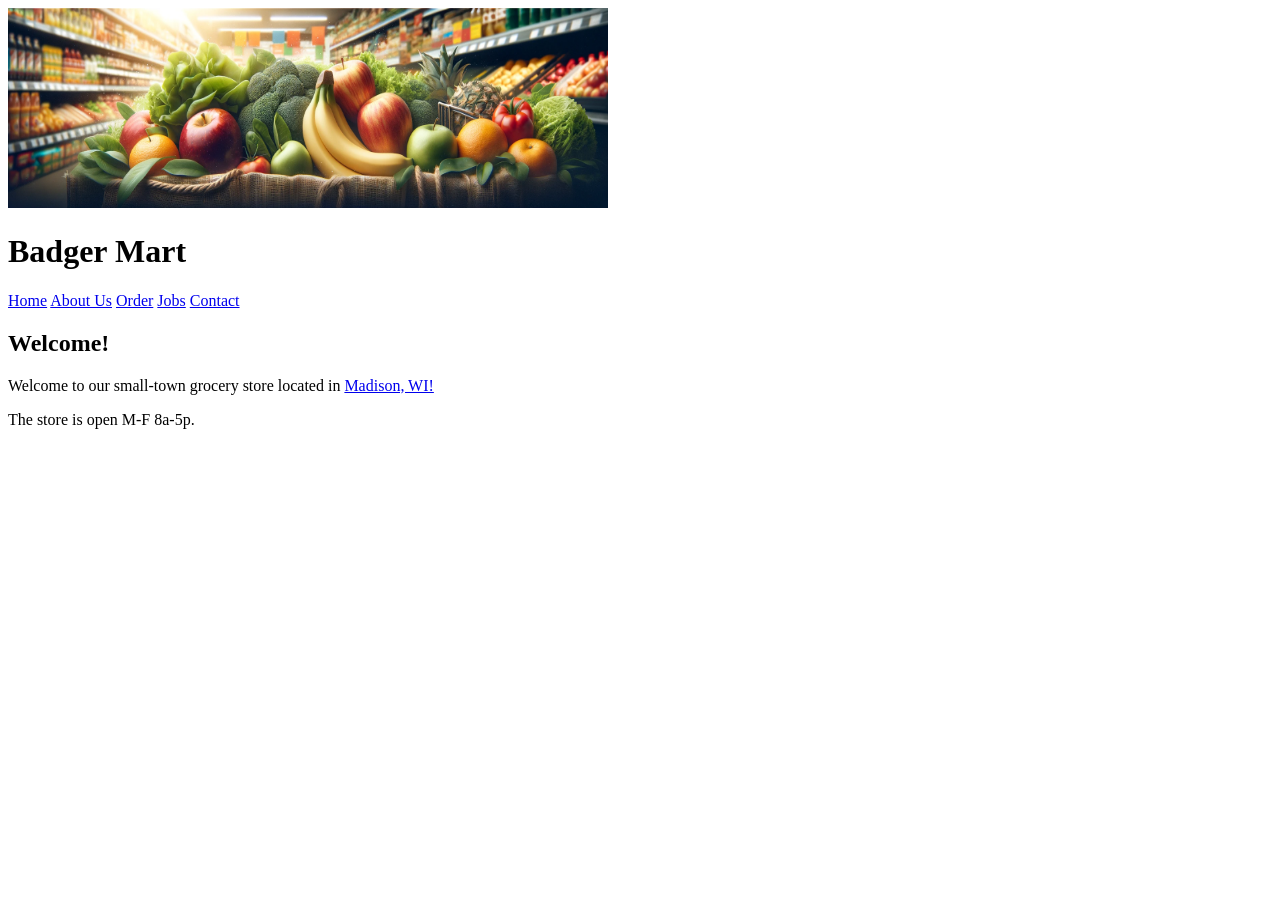
<file: hw1/badger-mart/index.html>
<!DOCTYPE html>
<html lang="en">
	<head>
		<meta charset="UTF-8">
		<meta name="viewport" content="width=device-width, initial-scale=1.0">
		<script src="https://cs571.org/tools/s25/badgerguard/badgerguard.js" defer></script>
		<script src="index.js" defer></script>
		<title>Badger Mart</title>
		<link rel="stylesheet" href="styles.css">
	</head>
	<body>
		<header>
			<img src="assets/banner.png" alt="Badger Mart Banner" height="200" width="600"/>
			<h1>Badger Mart</h1>
			<nav>
				<a href="index.html">Home</a>
				<a href="about-us.html">About Us</a>
				<a href="order.html">Order</a>
        <a href="jobs.html">Jobs</a>
				<a href="contact.html">Contact</a>
			</nav>
		</header>
		<main>
			<p id="feature"></p>
			<h2>Welcome!</h2>
			<p>Welcome to our small-town grocery store located in <a href="https://www.cityofmadison.com/" target="_blank" rel="noopener noreferrer">Madison, WI!</a></p>
			<p>The store is open M-F 8a-5p.</p>
		</main>
	</body>
</html>
</file>
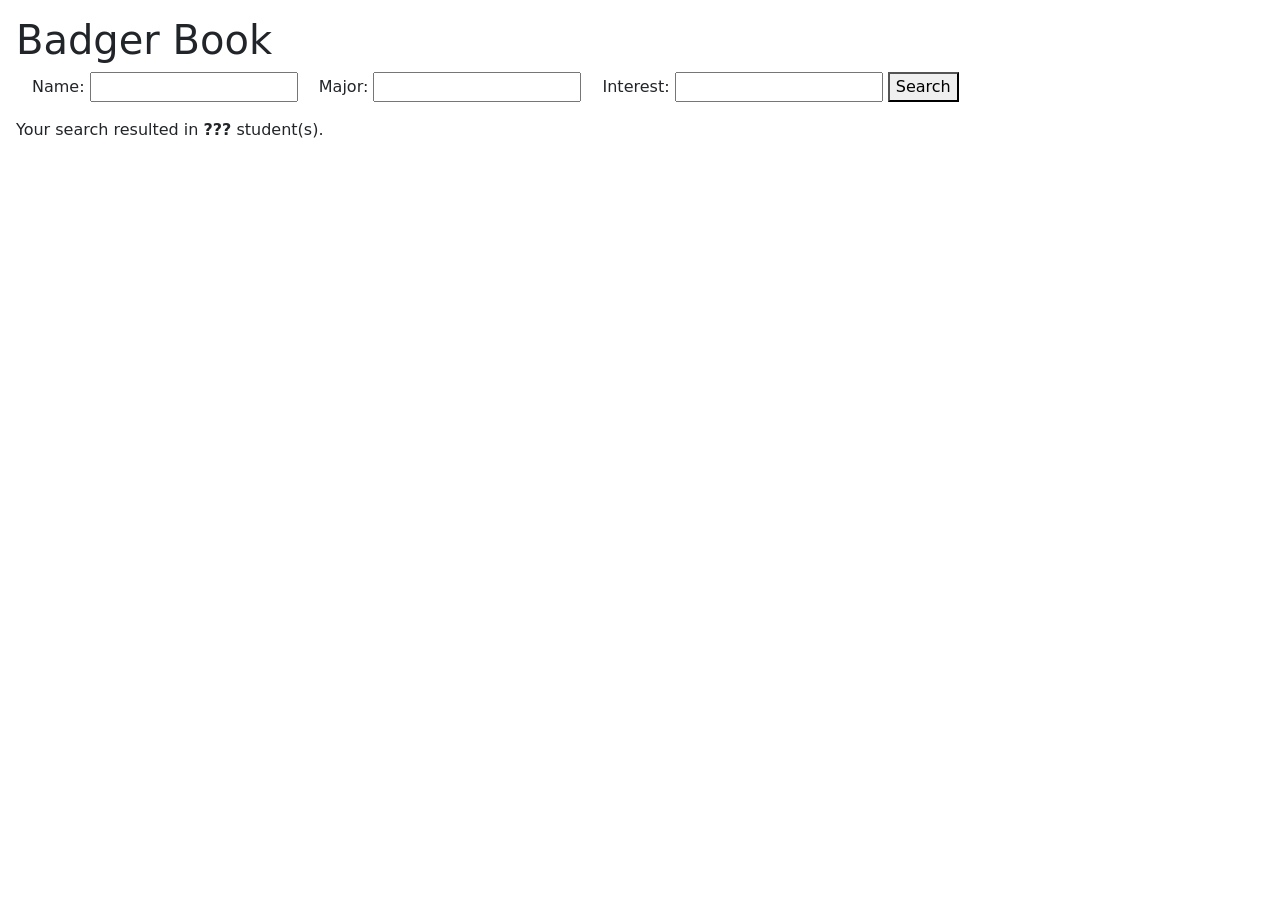
<file: hw2/badger-book/index.html>
<html>
	<head>
		<meta name="viewport" content="width=device-width, initial-scale=1.0">
		<link rel="stylesheet" href="styles.css">
        <link href="https://cdn.jsdelivr.net/npm/bootstrap@5.3.3/dist/css/bootstrap.min.css" rel="stylesheet" integrity="sha384-QWTKZyjpPEjISv5WaRU9OFeRpok6YctnYmDr5pNlyT2bRjXh0JMhjY6hW+ALEwIH" crossorigin="anonymous">
		<script src="https://cs571.org/tools/s25/badgerguard/badgerguard.js" defer></script>
		<script src="app.js" defer></script>
	</head>
	<body>
		<h1>Badger Book</h1>
		<form>
			<label for="search-name">Name: </label>
			<input id="search-name"/>
			<label for="search-major">Major: </label>
			<input id="search-major"/>
			<label for="search-interest">Interest: </label>
			<input id="search-interest"/>
			<button id="search-btn" type="submit">Search</button>	
		</form>
		<p>Your search resulted in <strong id="num-results">???</strong> student(s).</p>
		<div class="container-fluid">
			<div id="students" class="row"></div>
		</div>
	</body>
</html>
</file>
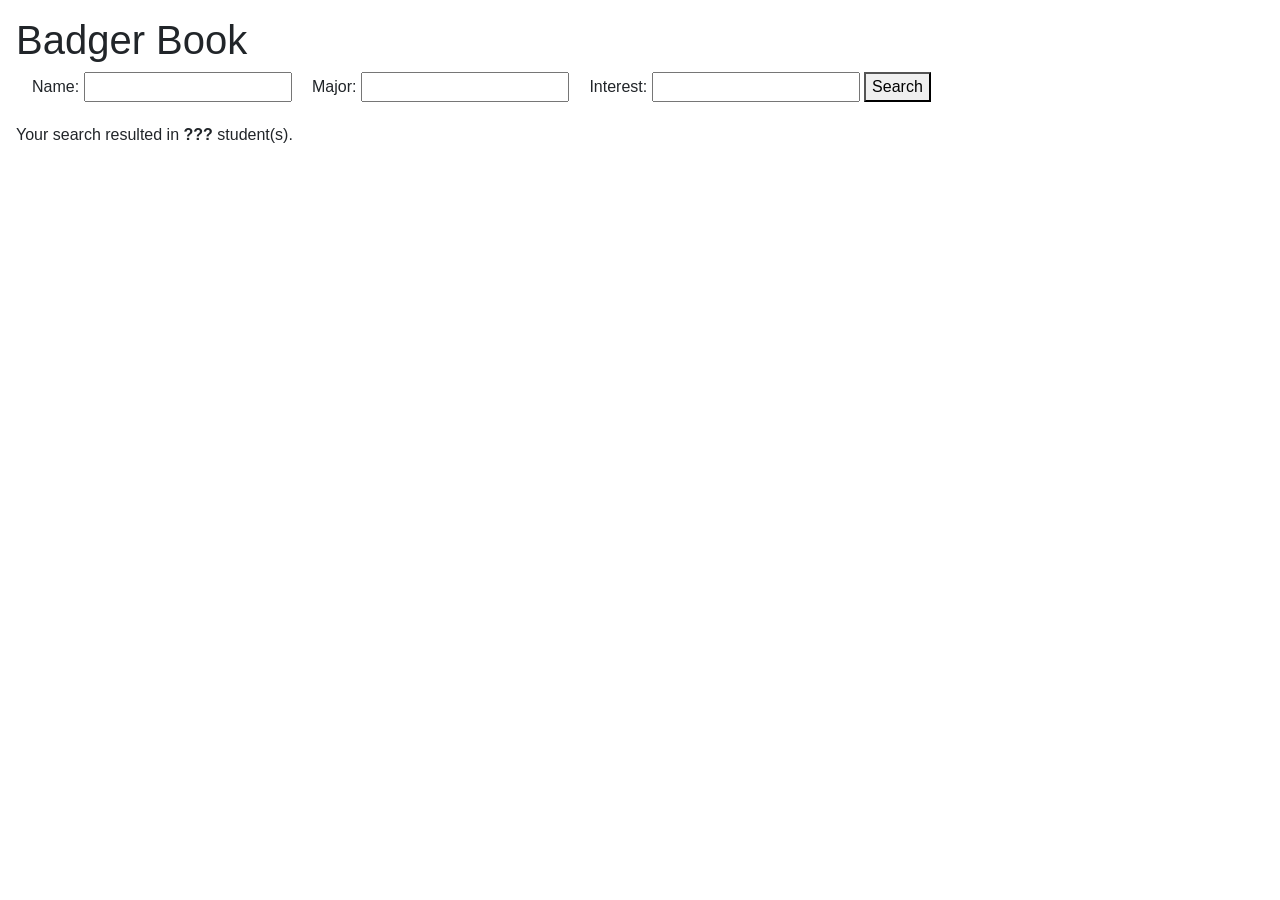
<file: hw2/testhw2/index.html>
<html>
	<head>
		<meta name="viewport" content="width=device-width, initial-scale=1.0">
		<link rel="stylesheet" href="styles.css">
		<link rel="stylesheet" href="https://cdn.jsdelivr.net/npm/bootstrap@4.3.1/dist/css/bootstrap.min.css" integrity="sha384-ggOyR0iXCbMQv3Xipma34MD+dH/1fQ784/j6cY/iJTQUOhcWr7x9JvoRxT2MZw1T" crossorigin="anonymous">
		<script src="https://cs571.org/tools/f24/badgerguard/badgerguard.js" defer></script>
		<script src="app.js" defer></script>
	</head>
	<body>
		<h1>Badger Book</h1>
		<form>
			<label for="search-name">Name: </label>
			<input id="search-name"/>
			<label for="search-major">Major: </label>
			<input id="search-major"/>
			<label for="search-interest">Interest: </label>
			<input id="search-interest"/>
			<button id="search-btn" type="submit">Search</button>	
		</form>
		<p>Your search resulted in <strong id="num-results">???</strong> student(s).</p>
		<div class="container-fluid">
			<div id="students" class="row"></div>
		</div>
	</body>
</html>
</file>
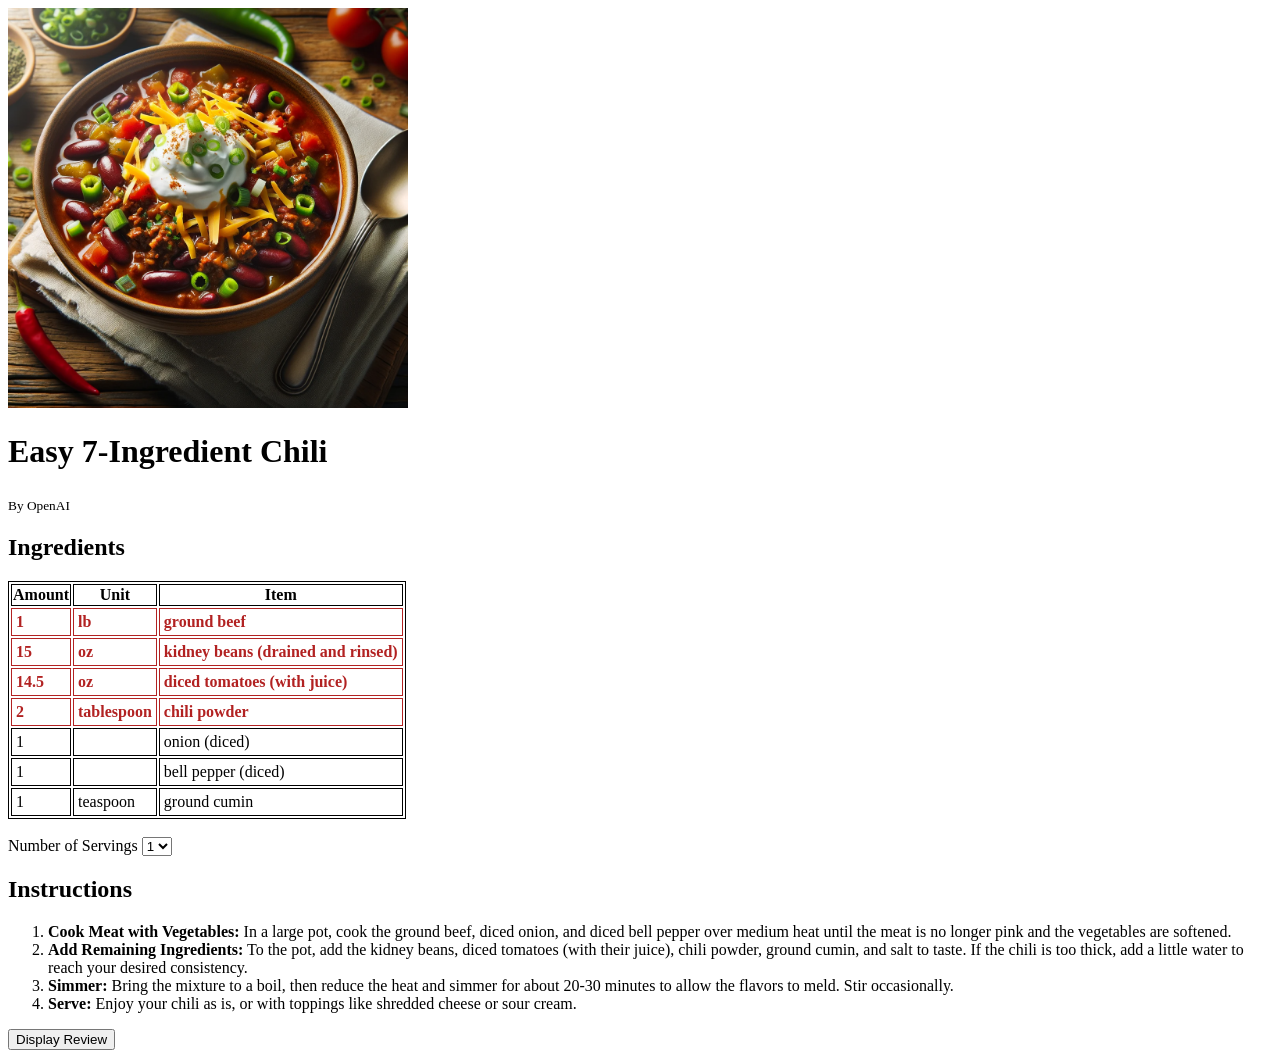
<file: ice-webdevbasics1/solution/index.html>
<!DOCTYPE html>
<html lang="en">
	<head>
		<meta charset="UTF-8">
		<meta name="viewport" content="width=device-width, initial-scale=1.0">
		<script src="https://cs571.org/tools/s25/badgerguard/badgerguard.js" defer></script>
		<script src="index.js" defer></script>
		<link rel="stylesheet" href="styles.css">
		<title>Badger Recipes</title>
	</head>
	<body>
		<img src="./chili.png" width="400" height="400" alt="A delicious bowl of chili!"/>
        <h1>Easy 7-Ingredient Chili</h1>
		<sub>By OpenAI</sub>
		<h2>Ingredients</h2>
		<table id="ingredients">
			<thead>
				<tr>
					<th>Amount</th>
					<th>Unit</th>
					<th>Item</th>
				</tr>
			</thead>
			<tbody>
				<tr class="important-ingredient">
					<td>1</td>
					<td>lb</td>
					<td>ground beef</td>
				</tr>
				<tr class="important-ingredient">
					<td>15</td>
					<td>oz</td>
					<td>kidney beans (drained and rinsed)</td>
				</tr>
				<tr class="important-ingredient">
					<td>14.5</td>
					<td>oz</td>
					<td>diced tomatoes (with juice)</td>
				</tr>
				<tr class="important-ingredient">
					<td>2</td>
					<td>tablespoon</td>
					<td>chili powder</td>
				</tr>
				<tr>
					<td>1</td>
					<td></td>
					<td>onion (diced)</td>
				</tr>
				<tr>
					<td>1</td>
					<td></td>
					<td>bell pepper (diced)</td>
				</tr>
				<tr>
					<td>1</td>
					<td>teaspoon</td>
					<td>ground cumin</td>
				</tr>
			</tbody>
		</table>
		<br>
		<label for="serving-selector">Number of Servings</label>
		<select onchange="updateYield()" id="serving-selector">
			<option>1</option>
			<option>2</option>
			<option>3</option>
		</select>
		<h2>Instructions</h2>
		<ol>
			<li><strong>Cook Meat with Vegetables:</strong> In a large pot, cook the ground beef, diced onion, and diced bell pepper over medium heat until the meat is no longer pink and the vegetables are softened.</li>
			<li><strong>Add Remaining Ingredients:</strong> To the pot, add the kidney beans, diced tomatoes (with their juice), chili powder, ground cumin, and salt to taste. If the chili is too thick, add a little water to reach your desired consistency.</li>
			<li><strong>Simmer:</strong> Bring the mixture to a boil, then reduce the heat and simmer for about 20-30 minutes to allow the flavors to meld. Stir occasionally.</li>
			<li><strong>Serve:</strong> Enjoy your chili as is, or with toppings like shredded cheese or sour cream.</li>
		</ol>
		<button onclick="displayReview()">Display Review</button>
	</body>
</html>
</file>
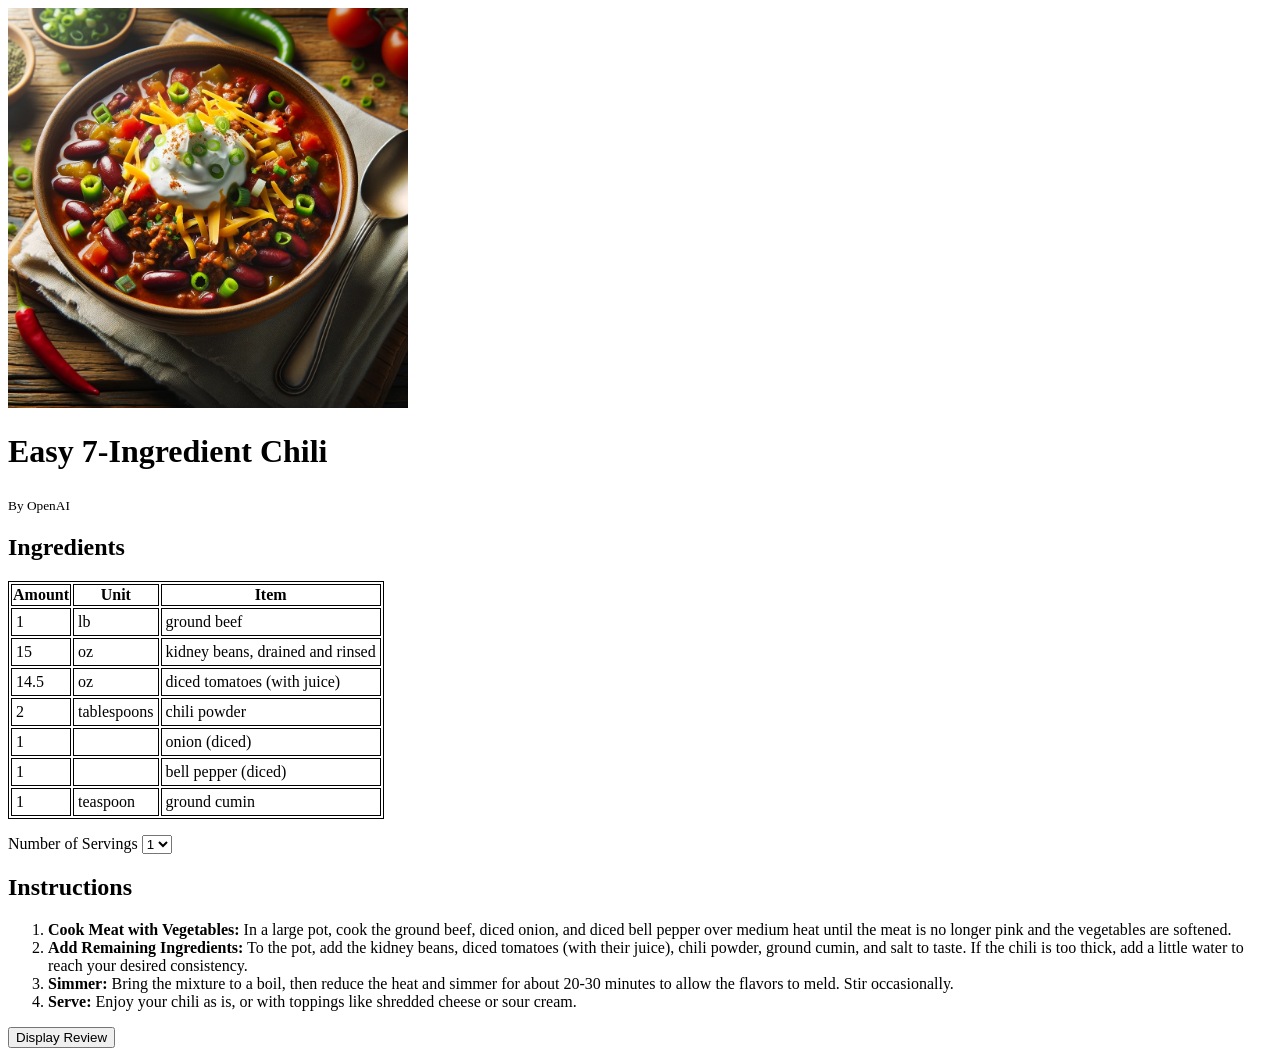
<file: ice-webdevbasics1/starter/index.html>
<!DOCTYPE html>
<html lang="en">

<head>
  <meta charset="UTF-8">
  <meta name="viewport" content="width=device-width, initial-scale=1.0">
  <script src="https://cs571.org/tools/s25/badgerguard/badgerguard.js" defer></script>
  <script src="index.js" defer></script>
  <link rel="stylesheet" href="styles.css">
</head>

<body>
  <!-- This is where your HTML goes! -->
  <img src="./chili.png" alt="" class="image1">
  <h1>Easy 7-Ingredient Chili</h1>
  <sub>By OpenAI</sub>
  <h2>Ingredients</h2>
  <table class="table1">
    <tr><!-- head -->
      <th class="th">amount</th>
      <th class="th">unit</th>
      <th class="th">item</th>
    </tr>
    <tr><!-- 1 -->
      <td>1</td>
      <td>lb</td>
      <td>ground beef</td>
    </tr>
    <tr><!-- 2 -->
      <td>15</td>
      <td>oz</td>
      <td>kidney beans, drained and rinsed</td>
    </tr>
    <tr><!-- 3 -->
      <td>14.5</td>
      <td>oz</td>
      <td>diced tomatoes (with juice)</td>
    </tr>
    <tr><!-- 4 -->
      <td>2</td>
      <td>tablespoons</td>
      <td>chili powder</td>
    </tr>
    <tr><!-- 5 -->
      <td>1</td>
      <td></td>
      <td>onion (diced)</td>
    </tr>
    <tr><!-- 6 -->
      <td>1</td>
      <td></td>
      <td>bell pepper (diced)</td>
    </tr>
    <tr><!-- 7 -->
      <td>1</td>
      <td>teaspoon</td>
      <td>ground cumin</td>
    </tr>
  </table>

  <p>Number of Servings <select name="servings" id="select1">
      <option value="1">1</option>
      <option value="2">2</option>
      <option value="3">3</option>
    </select>
  </p>
  <h2>Instructions</h2>
  <ol>
    <li><b>Cook Meat with Vegetables:</b> In a large pot, cook the ground beef, diced onion, and diced bell pepper over medium heat until the meat is no longer pink and the vegetables are softened.</li>
    <li><b>Add Remaining Ingredients:</b> To the pot, add the kidney beans, diced tomatoes (with their juice), chili powder, ground cumin, and salt to taste. If the chili is too thick, add a little water to reach your desired consistency.</li>
    <li><b>Simmer:</b> Bring the mixture to a boil, then reduce the heat and simmer for about 20-30 minutes to allow the flavors to meld. Stir occasionally.</li>
    <li><b>Serve:</b> Enjoy your chili as is, or with toppings like shredded cheese or sour cream.</li>
  </ol>
  <button class="button1">Display Review</button>

</body>

</html>
</file>
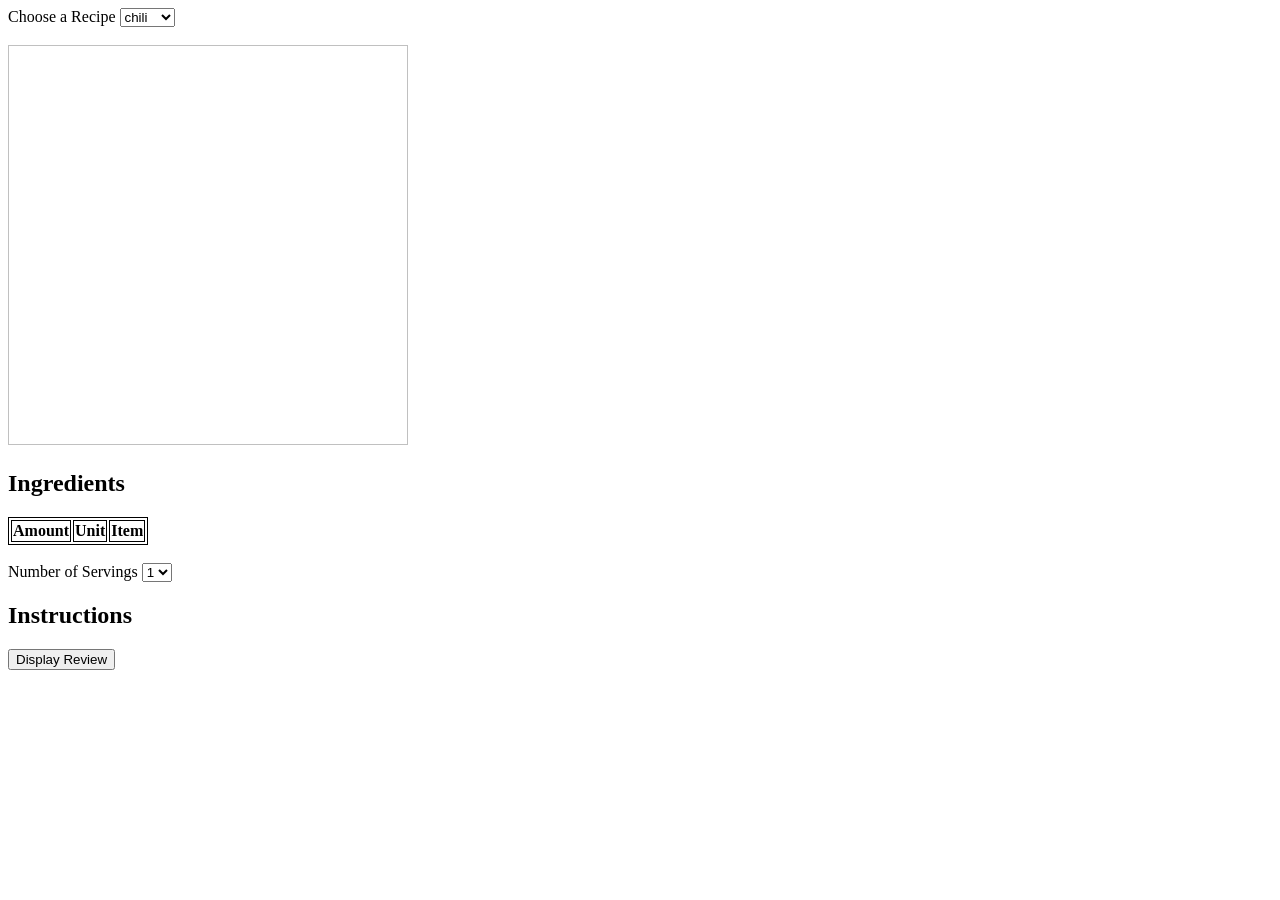
<file: ice-webdevbasics2/solution/index.html>
<!DOCTYPE html>
<html lang="en">
	<head>
		<meta charset="UTF-8">
		<meta name="viewport" content="width=device-width, initial-scale=1.0">
		<script src="https://cs571.org/tools/s25/badgerguard/badgerguard.js" defer></script>
		<script src="./index.js" defer></script>
		<link rel="stylesheet" href="./styles.css">
		<title>Badger Recipes</title>
	</head>
	<body>
		<label for="serving-selector">Choose a Recipe</label>
		<select onchange="updateRecipe()" id="recipe-selector">
			<option>chili</option>
			<option>pasta</option>
			<option>pizza</option>
		</select>
		<br>
		<br>
		<img id="recipe-img" width="400" height="400"/>
        <h1 id="recipe-name"></h1>
		<sub id="recipe-author"></sub>
		<h2>Ingredients</h2>
		<table>
			<thead>
				<tr>
					<th>Amount</th>
					<th>Unit</th>
					<th>Item</th>
				</tr>
			</thead>
			<tbody id="ingredients-body"></tbody>
		</table>
		<br>
		<label for="serving-selector">Number of Servings</label>
		<select onchange="updateYield()" id="serving-selector">
			<option>1</option>
			<option>2</option>
			<option>3</option>
		</select>
		<h2>Instructions</h2>
		<ol id="instructions">
		</ol>
		<button onclick="displayReview()">Display Review</button>
	</body>
</html>
</file>
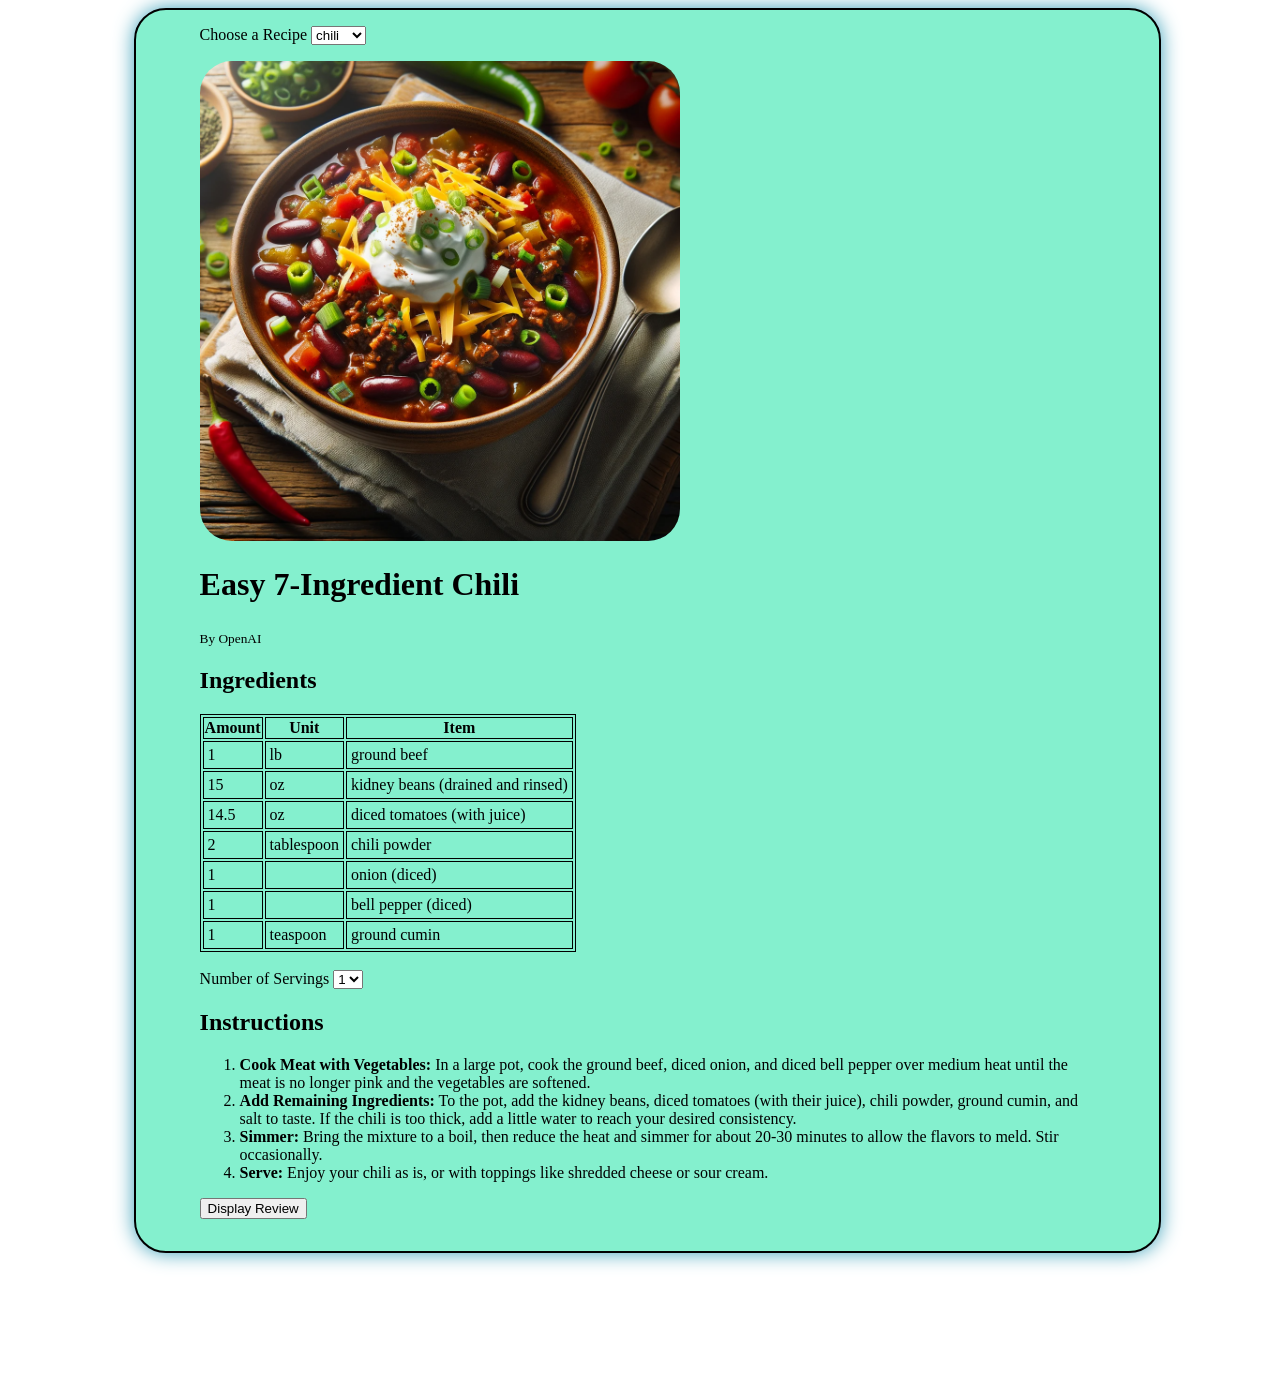
<file: ice-webdevbasics2/starter/index.html>
<!DOCTYPE html>
<html lang="en">

<head>
  <meta charset="UTF-8">
  <meta name="viewport" content="width=device-width, initial-scale=1.0">
  <script src="https://cs571.org/tools/s25/badgerguard/badgerguard.js" defer></script>
  <script src="index.js" defer></script>
  <link rel="stylesheet" href="styles.css">
  <title>Badger Recipes</title>
</head>

<body>
  <main>
    <p>Choose a Recipe
      <select onchange="updateRecipe()" id="recipe-selector">
        <option>chili</option>
        <option>pasta</option>
        <option>pizza</option>
      </select>
    </p>
    <img id="recipe-img" src="./chili.png"  alt="A delicious bowl of chili!" />
    <h1 id="recipe-name">Easy 7-Ingredient Chili</h1>
    <sub>By OpenAI</sub>
    <h2>Ingredients</h2>
    <table id="ingredients">
      <thead>
        <tr>
          <th>Amount</th>
          <th>Unit</th>
          <th>Item</th>
        </tr>
      </thead>
      <tbody id="ingredients-body">
        <tr class="important-ingredient">
          <td>1</td>
          <td>lb</td>
          <td>ground beef</td>
        </tr>
        <tr class="important-ingredient">
          <td>15</td>
          <td>oz</td>
          <td>kidney beans (drained and rinsed)</td>
        </tr>
        <tr class="important-ingredient">
          <td>14.5</td>
          <td>oz</td>
          <td>diced tomatoes (with juice)</td>
        </tr>
        <tr class="important-ingredient">
          <td>2</td>
          <td>tablespoon</td>
          <td>chili powder</td>
        </tr>
        <tr>
          <td>1</td>
          <td></td>
          <td>onion (diced)</td>
        </tr>
        <tr>
          <td>1</td>
          <td></td>
          <td>bell pepper (diced)</td>
        </tr>
        <tr>
          <td>1</td>
          <td>teaspoon</td>
          <td>ground cumin</td>
        </tr>
      </tbody>
    </table>
    <br>
    <label for="serving-selector">Number of Servings</label>
    <select onchange="updateYield()" id="serving-selector">
      <option>1</option>
      <option>2</option>
      <option>3</option>
    </select>
    <h2>Instructions</h2>
    <ol id="instructions">
      <li><strong>Cook Meat with Vegetables:</strong> In a large pot, cook the ground beef, diced onion, and diced bell
        pepper over medium heat until the meat is no longer pink and the vegetables are softened.</li>
      <li><strong>Add Remaining Ingredients:</strong> To the pot, add the kidney beans, diced tomatoes (with their
        juice),
        chili powder, ground cumin, and salt to taste. If the chili is too thick, add a little water to reach your
        desired
        consistency.</li>
      <li><strong>Simmer:</strong> Bring the mixture to a boil, then reduce the heat and simmer for about 20-30 minutes
        to
        allow the flavors to meld. Stir occasionally.</li>
      <li><strong>Serve:</strong> Enjoy your chili as is, or with toppings like shredded cheese or sour cream.</li>
    </ol>
    <button onclick="displayReview()">Display Review</button>
    <div id="blank-div"></div>
  </main>
</body>

</html>
</file>
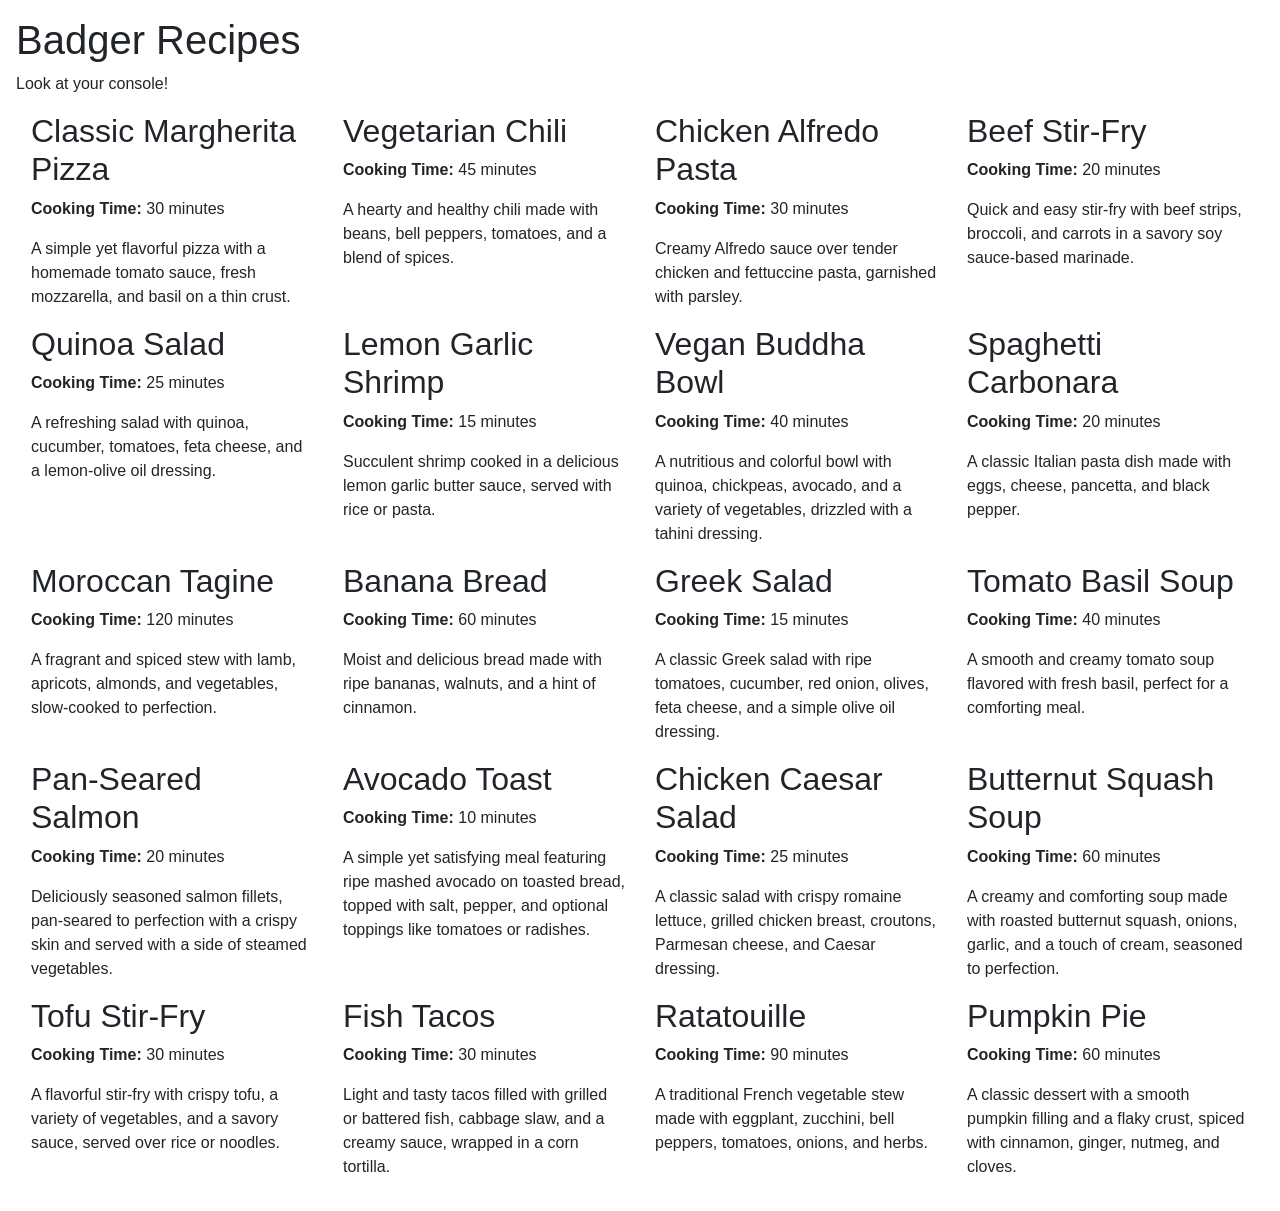
<file: ice-webdevbasics3/solution/index.html>
<!DOCTYPE html>
<html lang="en">
	<head>
		<meta charset="UTF-8">
		<meta name="viewport" content="width=device-width, initial-scale=1.0">
		<script src="https://cs571.org/tools/s25/badgerguard/badgerguard.js" defer></script>
		<script src="index.js" defer></script>
		<link rel="stylesheet" href="styles.css">
		<link rel="stylesheet" href="https://cdn.jsdelivr.net/npm/bootstrap@4.3.1/dist/css/bootstrap.min.css" integrity="sha384-ggOyR0iXCbMQv3Xipma34MD+dH/1fQ784/j6cY/iJTQUOhcWr7x9JvoRxT2MZw1T" crossorigin="anonymous">
		<title>Badger Recipes</title>
	</head>
	<body>
		<h1>Badger Recipes</h2>
		<p>Look at your console!</p>
		<div class="container-fluid">
			<div class="row">
				<div class="col-12 col-md-6 col-lg-3">
					<h2>Classic Margherita Pizza</h2>
					<p><strong>Cooking Time:</strong> 30 minutes</p>
					<p>A simple yet flavorful pizza with a homemade tomato sauce, fresh mozzarella, and basil on a thin crust.</p>
				</div>
				<div class="col-12 col-md-6 col-lg-3">
					<h2>Vegetarian Chili</h2>
					<p><strong>Cooking Time:</strong> 45 minutes</p>
					<p>A hearty and healthy chili made with beans, bell peppers, tomatoes, and a blend of spices.</p>
				</div>
				<div class="col-12 col-md-6 col-lg-3">
					<h2>Chicken Alfredo Pasta</h2>
					<p><strong>Cooking Time:</strong> 30 minutes</p>
					<p>Creamy Alfredo sauce over tender chicken and fettuccine pasta, garnished with parsley.</p>
				</div>
				<div class="col-12 col-md-6 col-lg-3">
					<h2>Beef Stir-Fry</h2>
					<p><strong>Cooking Time:</strong> 20 minutes</p>
					<p>Quick and easy stir-fry with beef strips, broccoli, and carrots in a savory soy sauce-based marinade.</p>
				</div>
				<div class="col-12 col-md-6 col-lg-3">
					<h2>Quinoa Salad</h2>
					<p><strong>Cooking Time:</strong> 25 minutes</p>
					<p>A refreshing salad with quinoa, cucumber, tomatoes, feta cheese, and a lemon-olive oil dressing.</p>
				</div>
				<div class="col-12 col-md-6 col-lg-3">
					<h2>Lemon Garlic Shrimp</h2>
					<p><strong>Cooking Time:</strong> 15 minutes</p>
					<p>Succulent shrimp cooked in a delicious lemon garlic butter sauce, served with rice or pasta.</p>
				</div>
				<div class="col-12 col-md-6 col-lg-3">
					<h2>Vegan Buddha Bowl</h2>
					<p><strong>Cooking Time:</strong> 40 minutes</p>
					<p>A nutritious and colorful bowl with quinoa, chickpeas, avocado, and a variety of vegetables, drizzled with a tahini dressing.</p>
				</div>
				<div class="col-12 col-md-6 col-lg-3">
					<h2>Spaghetti Carbonara</h2>
					<p><strong>Cooking Time:</strong> 20 minutes</p>
					<p>A classic Italian pasta dish made with eggs, cheese, pancetta, and black pepper.</p>
				</div>
				<div class="col-12 col-md-6 col-lg-3">
					<h2>Moroccan Tagine</h2>
					<p><strong>Cooking Time:</strong> 120 minutes</p>
					<p>A fragrant and spiced stew with lamb, apricots, almonds, and vegetables, slow-cooked to perfection.</p>
				</div>
				<div class="col-12 col-md-6 col-lg-3">
					<h2>Banana Bread</h2>
					<p><strong>Cooking Time:</strong> 60 minutes</p>
					<p>Moist and delicious bread made with ripe bananas, walnuts, and a hint of cinnamon.</p>
				</div>
				<div class="col-12 col-md-6 col-lg-3">
					<h2>Greek Salad</h2>
					<p><strong>Cooking Time:</strong> 15 minutes</p>
					<p>A classic Greek salad with ripe tomatoes, cucumber, red onion, olives, feta cheese, and a simple olive oil dressing.</p>
				</div>
				<div class="col-12 col-md-6 col-lg-3">
					<h2>Tomato Basil Soup</h2>
					<p><strong>Cooking Time:</strong> 40 minutes</p>
					<p>A smooth and creamy tomato soup flavored with fresh basil, perfect for a comforting meal.</p>
				</div>
				<div class="col-12 col-md-6 col-lg-3">
					<h2>Pan-Seared Salmon</h2>
					<p><strong>Cooking Time:</strong> 20 minutes</p>
					<p>Deliciously seasoned salmon fillets, pan-seared to perfection with a crispy skin and served with a side of steamed vegetables.</p>
				</div>
				<div class="col-12 col-md-6 col-lg-3">
					<h2>Avocado Toast</h2>
					<p><strong>Cooking Time:</strong> 10 minutes</p>
					<p>A simple yet satisfying meal featuring ripe mashed avocado on toasted bread, topped with salt, pepper, and optional toppings like tomatoes or radishes.</p>
				</div>
				<div class="col-12 col-md-6 col-lg-3">
					<h2>Chicken Caesar Salad</h2>
					<p><strong>Cooking Time:</strong> 25 minutes</p>
					<p>A classic salad with crispy romaine lettuce, grilled chicken breast, croutons, Parmesan cheese, and Caesar dressing.</p>
				</div>
				<div class="col-12 col-md-6 col-lg-3">
					<h2>Butternut Squash Soup</h2>
					<p><strong>Cooking Time:</strong> 60 minutes</p>
					<p>A creamy and comforting soup made with roasted butternut squash, onions, garlic, and a touch of cream, seasoned to perfection.</p>
				</div>
				<div class="col-12 col-md-6 col-lg-3">
					<h2>Tofu Stir-Fry</h2>
					<p><strong>Cooking Time:</strong> 30 minutes</p>
					<p>A flavorful stir-fry with crispy tofu, a variety of vegetables, and a savory sauce, served over rice or noodles.</p>
				</div>
				<div class="col-12 col-md-6 col-lg-3">
					<h2>Fish Tacos</h2>
					<p><strong>Cooking Time:</strong> 30 minutes</p>
					<p>Light and tasty tacos filled with grilled or battered fish, cabbage slaw, and a creamy sauce, wrapped in a corn tortilla.</p>
				</div>
				<div class="col-12 col-md-6 col-lg-3">
					<h2>Ratatouille</h2>
					<p><strong>Cooking Time:</strong> 90 minutes</p>
					<p>A traditional French vegetable stew made with eggplant, zucchini, bell peppers, tomatoes, onions, and herbs.</p>
				</div>
				<div class="col-12 col-md-6 col-lg-3">
					<h2>Pumpkin Pie</h2>
					<p><strong>Cooking Time:</strong> 60 minutes</p>
					<p>A classic dessert with a smooth pumpkin filling and a flaky crust, spiced with cinnamon, ginger, nutmeg, and cloves.</p>
				</div>
			</div>
		</div>
	</body>
</html>
</file>
<file: hw1/badger-mart/styles.css>
table, th, td {
  border: 1px solid;
}

.job-option {
  display: flex;
  align-items: center;
  margin-bottom: 10px;
}

.job-option input[type='radio'] {
  margin-right: 10px;
}

.job-description {
  margin-left: 10px;
}

.large-text-wrap {
  inline-size: 500px; 
}

/* TODO: Add your primary and secondary styling below! */
.primary-button {
  color: white;
  background-color: rgb(91, 202, 96);
  padding: 0.6rem 1.2rem;
  font-size: 1.2rem;
  border-radius: 0.5rem;
  border: 1px rgb(184, 184, 184);
}

.secondary-button {
  background-color: rgb(240, 240, 240);
  padding: 0.5rem 1.2rem;
  font-size: 0.9rem;
  border: 0;
  border: 1px rgb(158, 157, 157);
  border-radius: 0.4rem;
}
</file>
<file: hw2/badger-book/styles.css>
html {
  margin: 1rem
}

label {
  margin-left: 1rem;
}

a:hover {
  cursor: pointer;
}

.student-info {
  margin-bottom: 0.3rem; /* 或你想要的数值 */
  line-height: 1.5;
  color: black;
}
</file>
<file: hw2/testhw2/styles.css>
html {
  margin: 1rem
}

label {
  margin-left: 1rem;
}

a:hover {
  cursor: pointer;
}
</file>
<file: ice-webdevbasics1/solution/styles.css>
/* This is where your CSS goes! */
table, th, td {
    border: 1px solid;
}

td {
    padding: 4px;
}

.important-ingredient {
    color: firebrick;
    font-weight: 700;
}
</file>
<file: ice-webdevbasics1/starter/styles.css>
/* This is where your CSS goes! */
.image1 {
  max-width: 400px;
  height: auto;
}

.th {
  text-transform: capitalize;
}

.table1,th,td {
  border: 1px solid;
}

td {
  padding: 4px;
}

.tr-red1  {
  background-color: rgba(228, 48, 48, 0.5);
  color: rgb(228, 48, 48);
}
</file>
<file: ice-webdevbasics2/solution/styles.css>
/* This is where your CSS goes! */
table, th, td {
    border: 1px solid;
}

td {
    padding: 4px;
}
</file>
<file: ice-webdevbasics2/starter/styles.css>
/* This is where your CSS goes! */
table, th, td {
    border: 1px solid;
}

td {
    padding: 4px;
}

body {
  background-color: white;
  text-align: auto;
}

#recipe-img {
  width: 30rem;
  height: auto;
  border-radius: 2rem;
}

main {
  background-color: rgb(132, 240, 206);
  min-width: 70vw;
  min-height: 85vh;
  padding-top: 0;
  padding-left: 5%;
  padding-right: 5%;
  border: 2px solid black;
  margin: 0 10% 10% 10%;
  box-shadow: 0 0 20px #3aa0b9;
  border-radius: 2rem;
}

#blank-div {
  width: 2rem;
  height: 2rem;
  color: white;
}
</file>
<file: ice-webdevbasics3/solution/styles.css>
/* This is where your CSS goes! */

html {
    margin: 1rem;
}

table, th, td {
    border: 1px solid;
}

td {
    padding: 4px;
}
</file>
